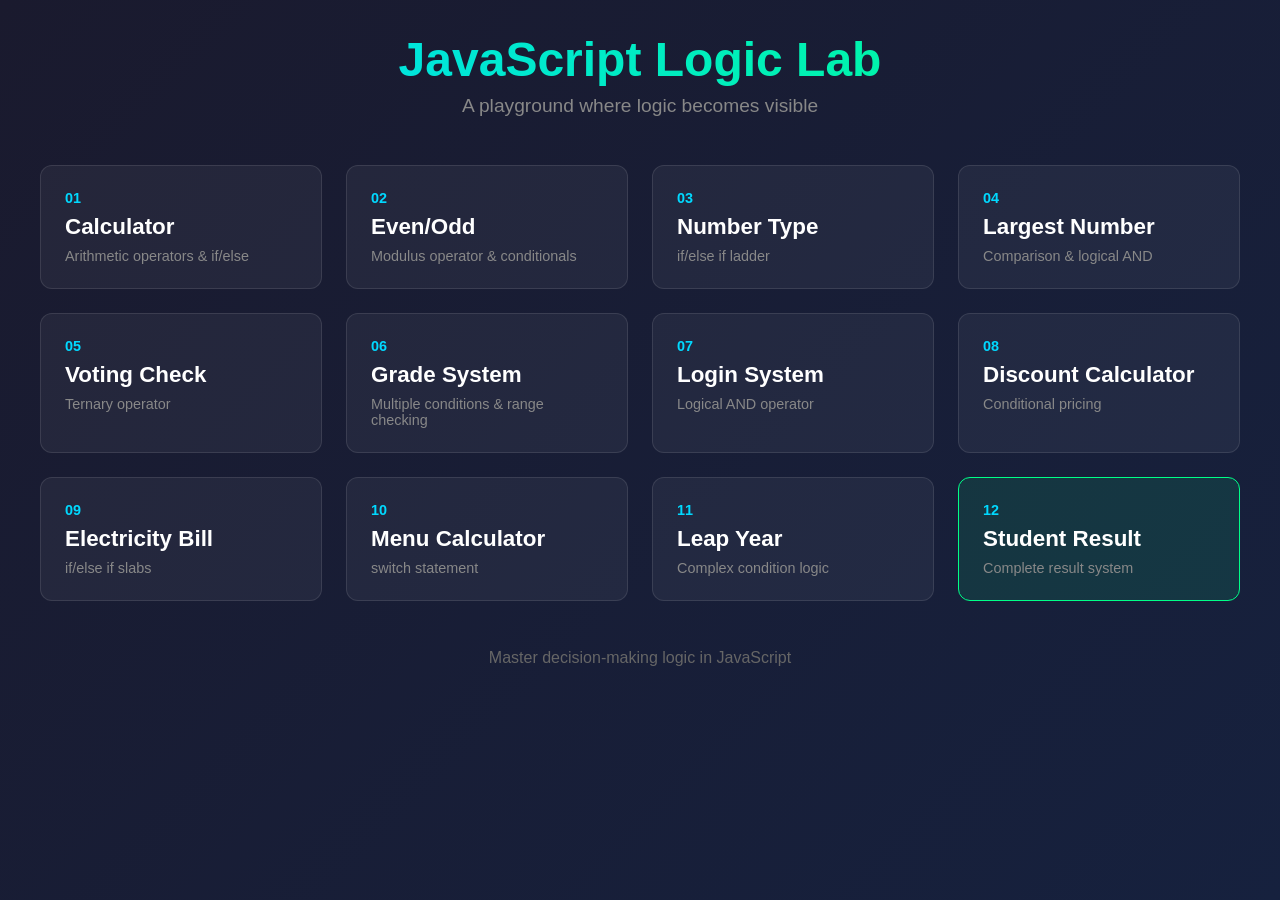
<file: index.html>
<!DOCTYPE html>
<html lang="en">
<head>
    <meta charset="UTF-8">
    <meta name="viewport" content="width=device-width, initial-scale=1.0">
    <title>JS Operators & Conditions Lab</title>
    <link rel="stylesheet" href="style.css">
</head>
<body>
    <div class="container">
        <header>
            <h1>JavaScript Logic Lab</h1>
            <p class="subtitle">A playground where logic becomes visible</p>
        </header>

        <div class="projects-grid">
            <a href="projects/01-calculator/index.html" class="project-card">
                <span class="number">01</span>
                <h3>Calculator</h3>
                <p>Arithmetic operators & if/else</p>
            </a>
            <a href="projects/02-even-odd/index.html" class="project-card">
                <span class="number">02</span>
                <h3>Even/Odd</h3>
                <p>Modulus operator & conditionals</p>
            </a>
            <a href="projects/03-number-type/index.html" class="project-card">
                <span class="number">03</span>
                <h3>Number Type</h3>
                <p>if/else if ladder</p>
            </a>
            <a href="projects/04-largest-number/index.html" class="project-card">
                <span class="number">04</span>
                <h3>Largest Number</h3>
                <p>Comparison & logical AND</p>
            </a>
            <a href="projects/05-voting-check/index.html" class="project-card">
                <span class="number">05</span>
                <h3>Voting Check</h3>
                <p>Ternary operator</p>
            </a>
            <a href="projects/06-grade-system/index.html" class="project-card">
                <span class="number">06</span>
                <h3>Grade System</h3>
                <p>Multiple conditions & range checking</p>
            </a>
            <a href="projects/07-login-system/index.html" class="project-card">
                <span class="number">07</span>
                <h3>Login System</h3>
                <p>Logical AND operator</p>
            </a>
            <a href="projects/08-discount/index.html" class="project-card">
                <span class="number">08</span>
                <h3>Discount Calculator</h3>
                <p>Conditional pricing</p>
            </a>
            <a href="projects/09-electricity-bill/index.html" class="project-card">
                <span class="number">09</span>
                <h3>Electricity Bill</h3>
                <p>if/else if slabs</p>
            </a>
            <a href="projects/10-menu-calculator/index.html" class="project-card">
                <span class="number">10</span>
                <h3>Menu Calculator</h3>
                <p>switch statement</p>
            </a>
            <a href="projects/11-leap-year/index.html" class="project-card">
                <span class="number">11</span>
                <h3>Leap Year</h3>
                <p>Complex condition logic</p>
            </a>
            <a href="projects/12-student-result/index.html" class="project-card featured">
                <span class="number">12</span>
                <h3>Student Result</h3>
                <p>Complete result system</p>
            </a>
        </div>

        <footer>
            <p>Master decision-making logic in JavaScript</p>
        </footer>
    </div>
</body>
</html>
</file>
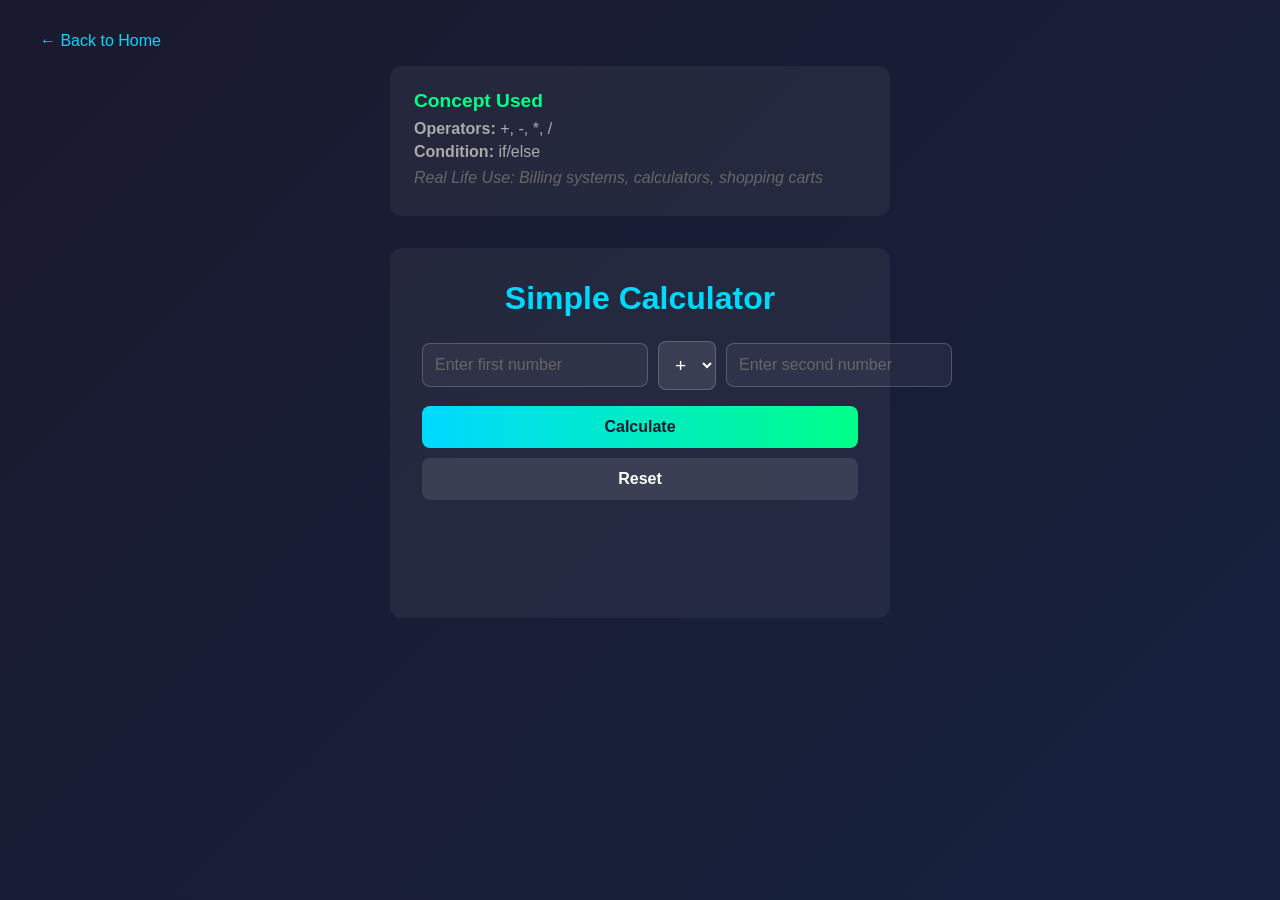
<file: projects/01-calculator/index.html>
<!DOCTYPE html>
<html lang="en">
<head>
    <meta charset="UTF-8">
    <meta name="viewport" content="width=device-width, initial-scale=1.0">
    <title>Simple Calculator</title>
    <link rel="stylesheet" href="../../style.css">
    <link rel="stylesheet" href="style.css">
</head>
<body>
    <div class="container">
        <a href="../../index.html" class="back-link">&larr; Back to Home</a>
        
        <div class="concept-box">
            <h2>Concept Used</h2>
            <p><strong>Operators:</strong> +, -, *, /</p>
            <p><strong>Condition:</strong> if/else</p>
            <p class="real-use">Real Life Use: Billing systems, calculators, shopping carts</p>
        </div>

        <div class="project-box">
            <h1>Simple Calculator</h1>
            
            <div class="input-group">
                <input type="number" id="num1" placeholder="Enter first number">
                <select id="operator">
                    <option value="+">+</option>
                    <option value="-">-</option>
                    <option value="*">×</option>
                    <option value="/">÷</option>
                </select>
                <input type="number" id="num2" placeholder="Enter second number">
            </div>

            <button onclick="calculate()">Calculate</button>
            <button class="reset" onclick="resetCalculator()">Reset</button>

            <div class="output" id="output"></div>
        </div>
    </div>
    <script src="script.js"></script>
</body>
</html>
</file>
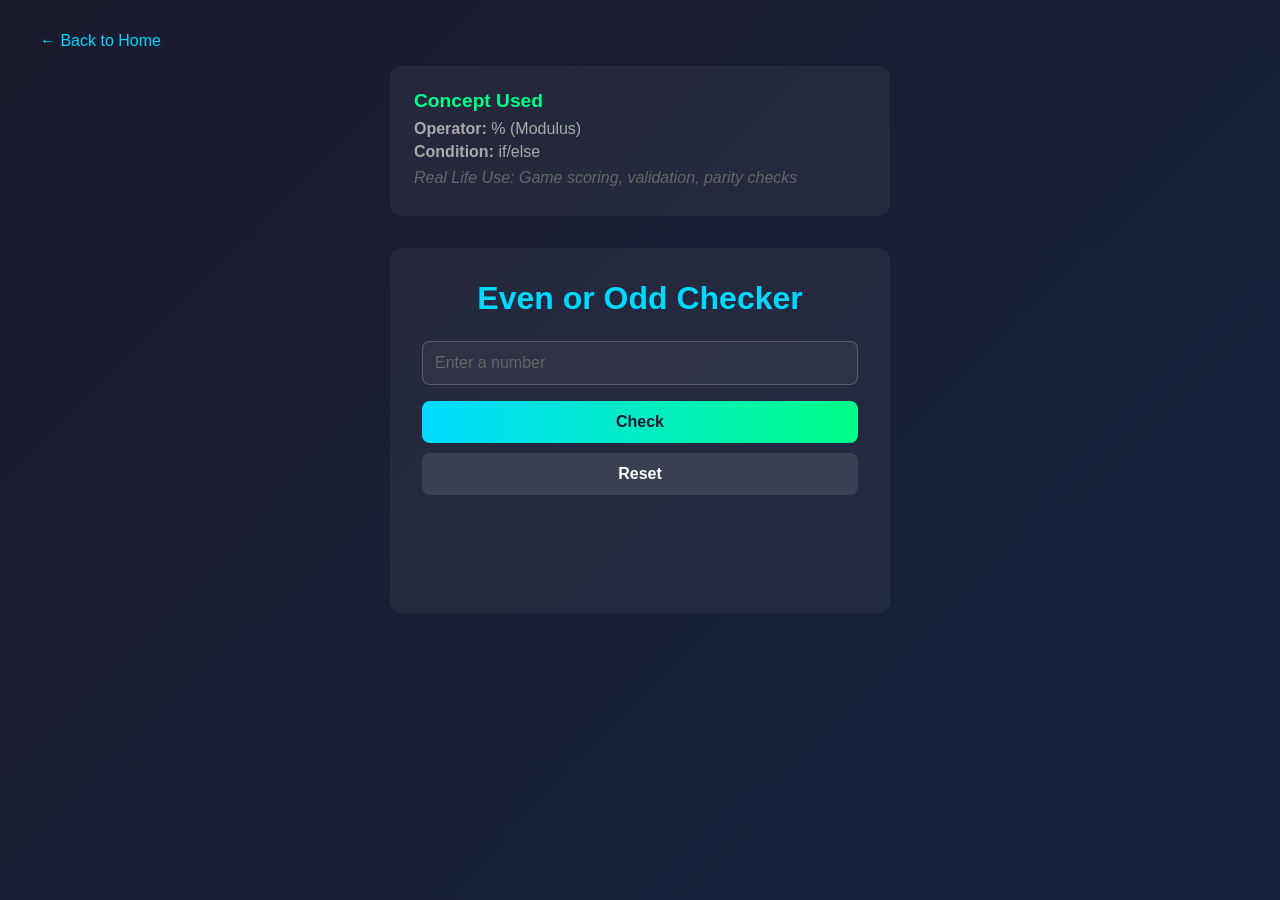
<file: projects/02-even-odd/index.html>
<!DOCTYPE html>
<html lang="en">
<head>
    <meta charset="UTF-8">
    <meta name="viewport" content="width=device-width, initial-scale=1.0">
    <title>Even or Odd</title>
    <link rel="stylesheet" href="../../style.css">
    <link rel="stylesheet" href="style.css">
</head>
<body>
    <div class="container">
        <a href="../../index.html" class="back-link">&larr; Back to Home</a>
        
        <div class="concept-box">
            <h2>Concept Used</h2>
            <p><strong>Operator:</strong> % (Modulus)</p>
            <p><strong>Condition:</strong> if/else</p>
            <p class="real-use">Real Life Use: Game scoring, validation, parity checks</p>
        </div>

        <div class="project-box">
            <h1>Even or Odd Checker</h1>
            
            <div class="input-group">
                <input type="number" id="number" placeholder="Enter a number">
            </div>

            <button onclick="checkEvenOdd()">Check</button>
            <button class="reset" onclick="resetChecker()">Reset</button>

            <div class="output" id="output"></div>
        </div>
    </div>
    <script src="script.js"></script>
</body>
</html>
</file>
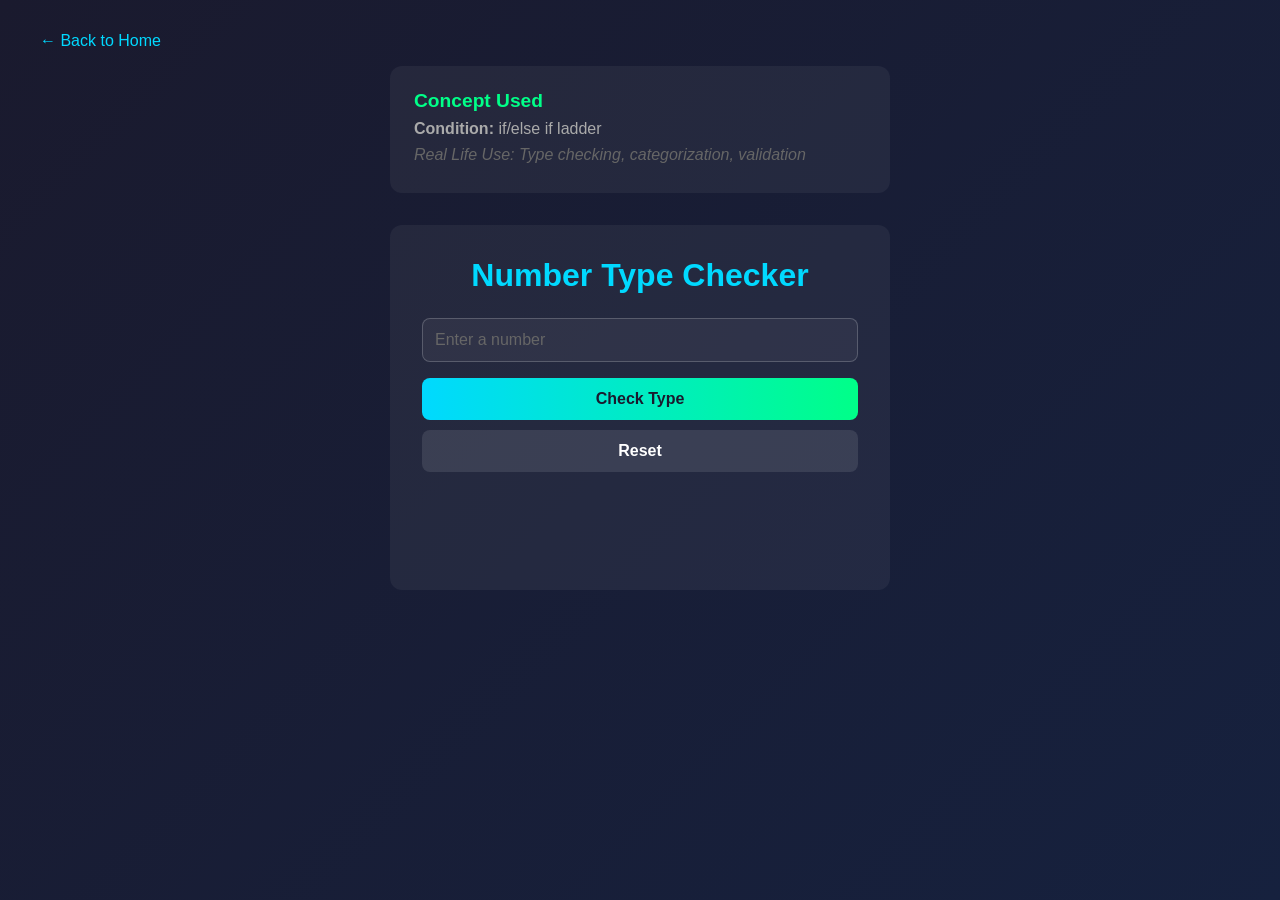
<file: projects/03-number-type/index.html>
<!DOCTYPE html>
<html lang="en">
<head>
    <meta charset="UTF-8">
    <meta name="viewport" content="width=device-width, initial-scale=1.0">
    <title>Number Type</title>
    <link rel="stylesheet" href="../../style.css">
    <link rel="stylesheet" href="style.css">
</head>
<body>
    <div class="container">
        <a href="../../index.html" class="back-link">&larr; Back to Home</a>
        
        <div class="concept-box">
            <h2>Concept Used</h2>
            <p><strong>Condition:</strong> if/else if ladder</p>
            <p class="real-use">Real Life Use: Type checking, categorization, validation</p>
        </div>

        <div class="project-box">
            <h1>Number Type Checker</h1>
            
            <div class="input-group">
                <input type="number" id="number" placeholder="Enter a number">
            </div>

            <button onclick="checkNumberType()">Check Type</button>
            <button class="reset" onclick="resetChecker()">Reset</button>

            <div class="output" id="output"></div>
        </div>
    </div>
    <script src="script.js"></script>
</body>
</html>
</file>
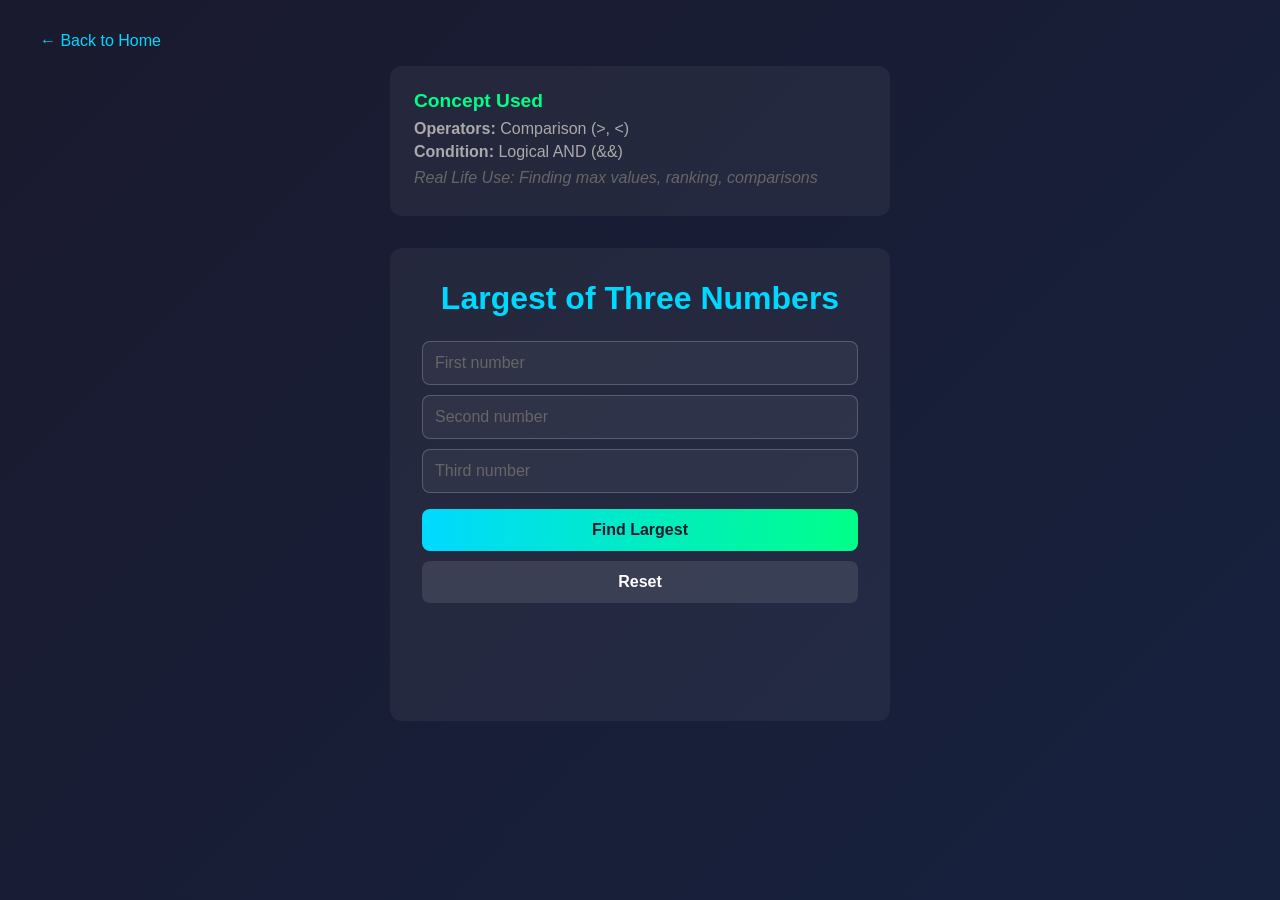
<file: projects/04-largest-number/index.html>
<!DOCTYPE html>
<html lang="en">
<head>
    <meta charset="UTF-8">
    <meta name="viewport" content="width=device-width, initial-scale=1.0">
    <title>Largest Number</title>
    <link rel="stylesheet" href="../../style.css">
    <link rel="stylesheet" href="style.css">
</head>
<body>
    <div class="container">
        <a href="../../index.html" class="back-link">&larr; Back to Home</a>
        
        <div class="concept-box">
            <h2>Concept Used</h2>
            <p><strong>Operators:</strong> Comparison (>, <)</p>
            <p><strong>Condition:</strong> Logical AND (&&)</p>
            <p class="real-use">Real Life Use: Finding max values, ranking, comparisons</p>
        </div>

        <div class="project-box">
            <h1>Largest of Three Numbers</h1>
            
            <div class="input-group">
                <input type="number" id="num1" placeholder="First number">
                <input type="number" id="num2" placeholder="Second number">
                <input type="number" id="num3" placeholder="Third number">
            </div>

            <button onclick="findLargest()">Find Largest</button>
            <button class="reset" onclick="resetChecker()">Reset</button>

            <div class="output" id="output"></div>
        </div>
    </div>
    <script src="script.js"></script>
</body>
</html>
</file>
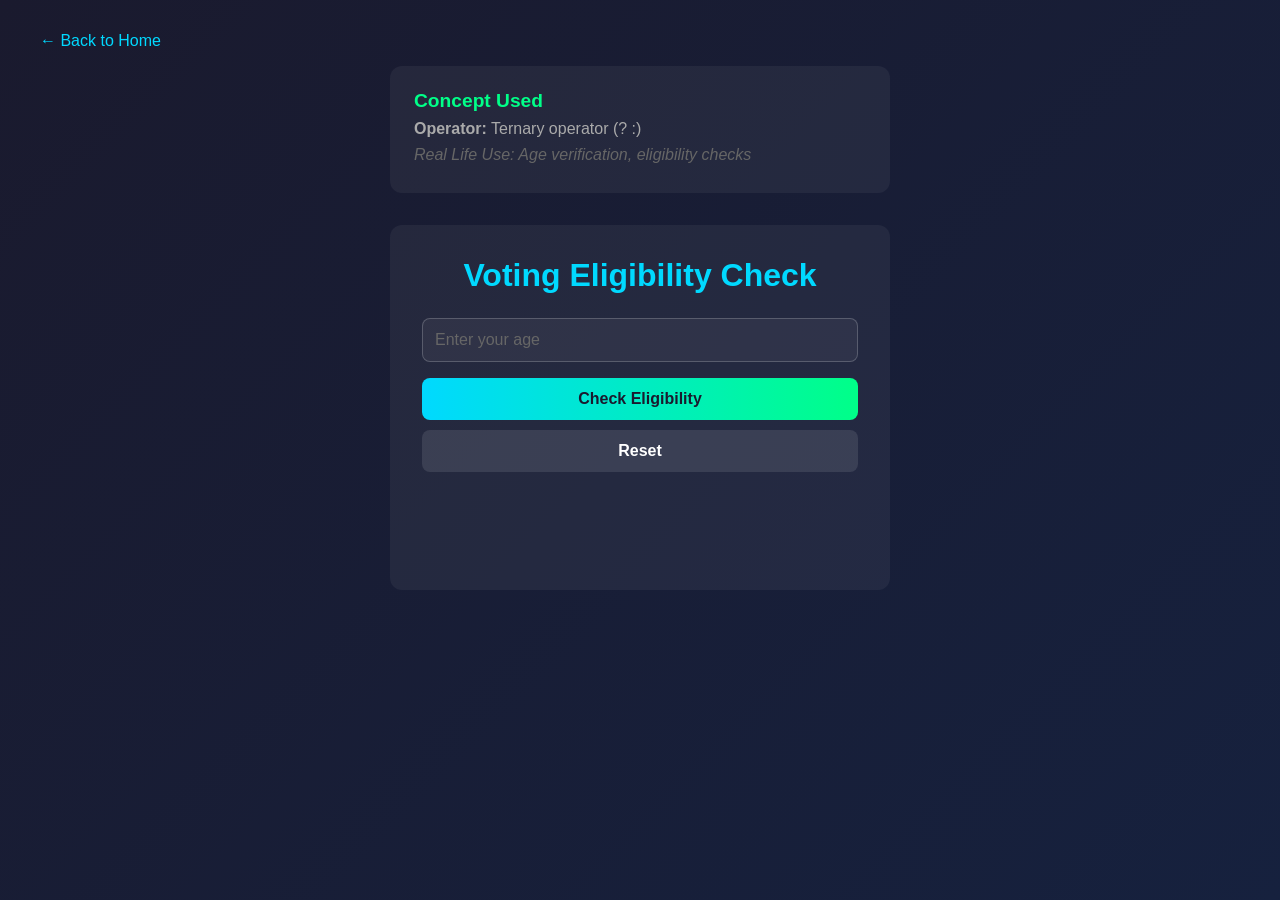
<file: projects/05-voting-check/index.html>
<!DOCTYPE html>
<html lang="en">
<head>
    <meta charset="UTF-8">
    <meta name="viewport" content="width=device-width, initial-scale=1.0">
    <title>Voting Check</title>
    <link rel="stylesheet" href="../../style.css">
    <link rel="stylesheet" href="style.css">
</head>
<body>
    <div class="container">
        <a href="../../index.html" class="back-link">&larr; Back to Home</a>
        
        <div class="concept-box">
            <h2>Concept Used</h2>
            <p><strong>Operator:</strong> Ternary operator (? :)</p>
            <p class="real-use">Real Life Use: Age verification, eligibility checks</p>
        </div>

        <div class="project-box">
            <h1>Voting Eligibility Check</h1>
            
            <div class="input-group">
                <input type="number" id="age" placeholder="Enter your age">
            </div>

            <button onclick="checkVoting()">Check Eligibility</button>
            <button class="reset" onclick="resetChecker()">Reset</button>

            <div class="output" id="output"></div>
        </div>
    </div>
    <script src="script.js"></script>
</body>
</html>
</file>
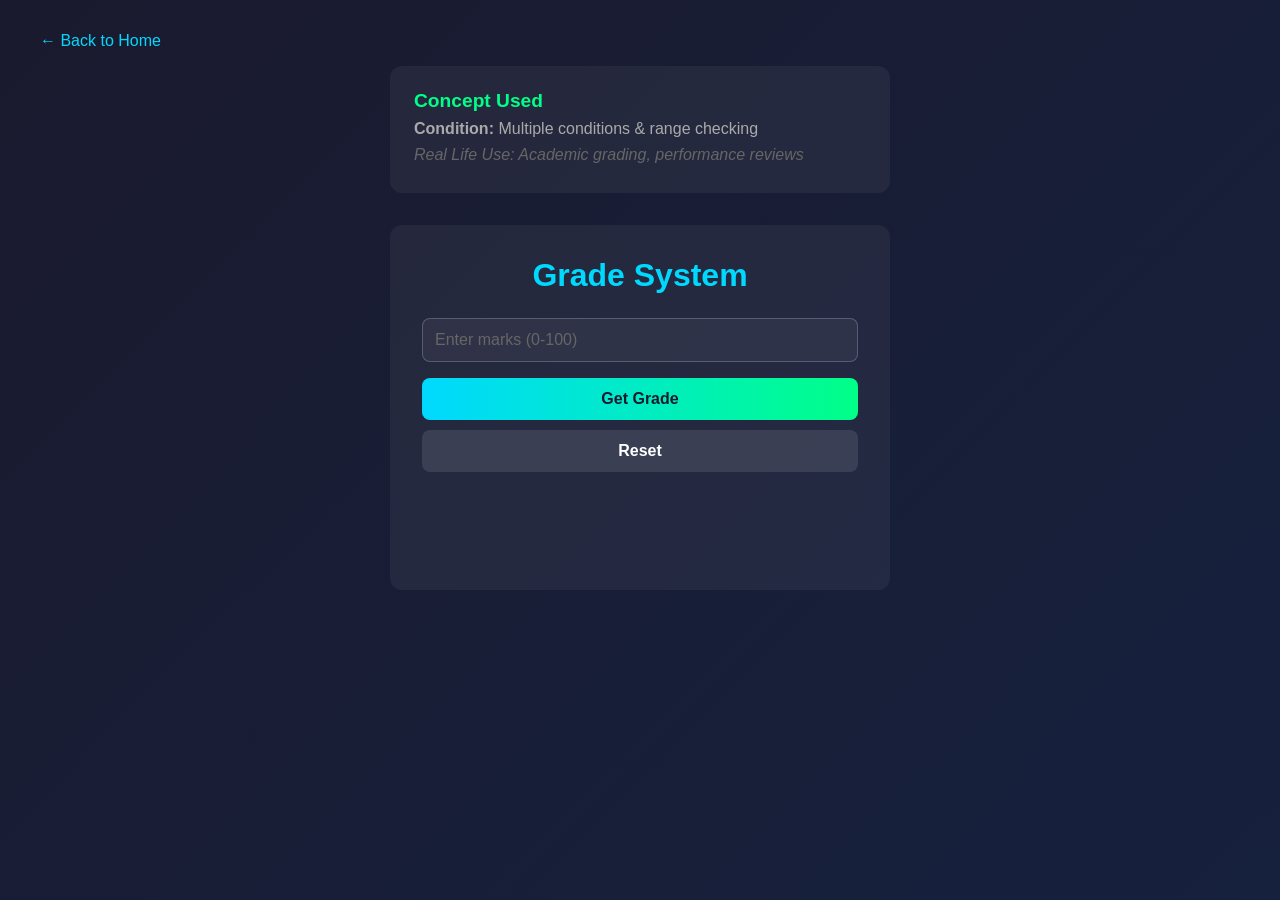
<file: projects/06-grade-system/index.html>
<!DOCTYPE html>
<html lang="en">
<head>
    <meta charset="UTF-8">
    <meta name="viewport" content="width=device-width, initial-scale=1.0">
    <title>Grade System</title>
    <link rel="stylesheet" href="../../style.css">
    <link rel="stylesheet" href="style.css">
</head>
<body>
    <div class="container">
        <a href="../../index.html" class="back-link">&larr; Back to Home</a>
        
        <div class="concept-box">
            <h2>Concept Used</h2>
            <p><strong>Condition:</strong> Multiple conditions & range checking</p>
            <p class="real-use">Real Life Use: Academic grading, performance reviews</p>
        </div>

        <div class="project-box">
            <h1>Grade System</h1>
            
            <div class="input-group">
                <input type="number" id="marks" placeholder="Enter marks (0-100)">
            </div>

            <button onclick="checkGrade()">Get Grade</button>
            <button class="reset" onclick="resetChecker()">Reset</button>

            <div class="output" id="output"></div>
        </div>
    </div>
    <script src="script.js"></script>
</body>
</html>
</file>
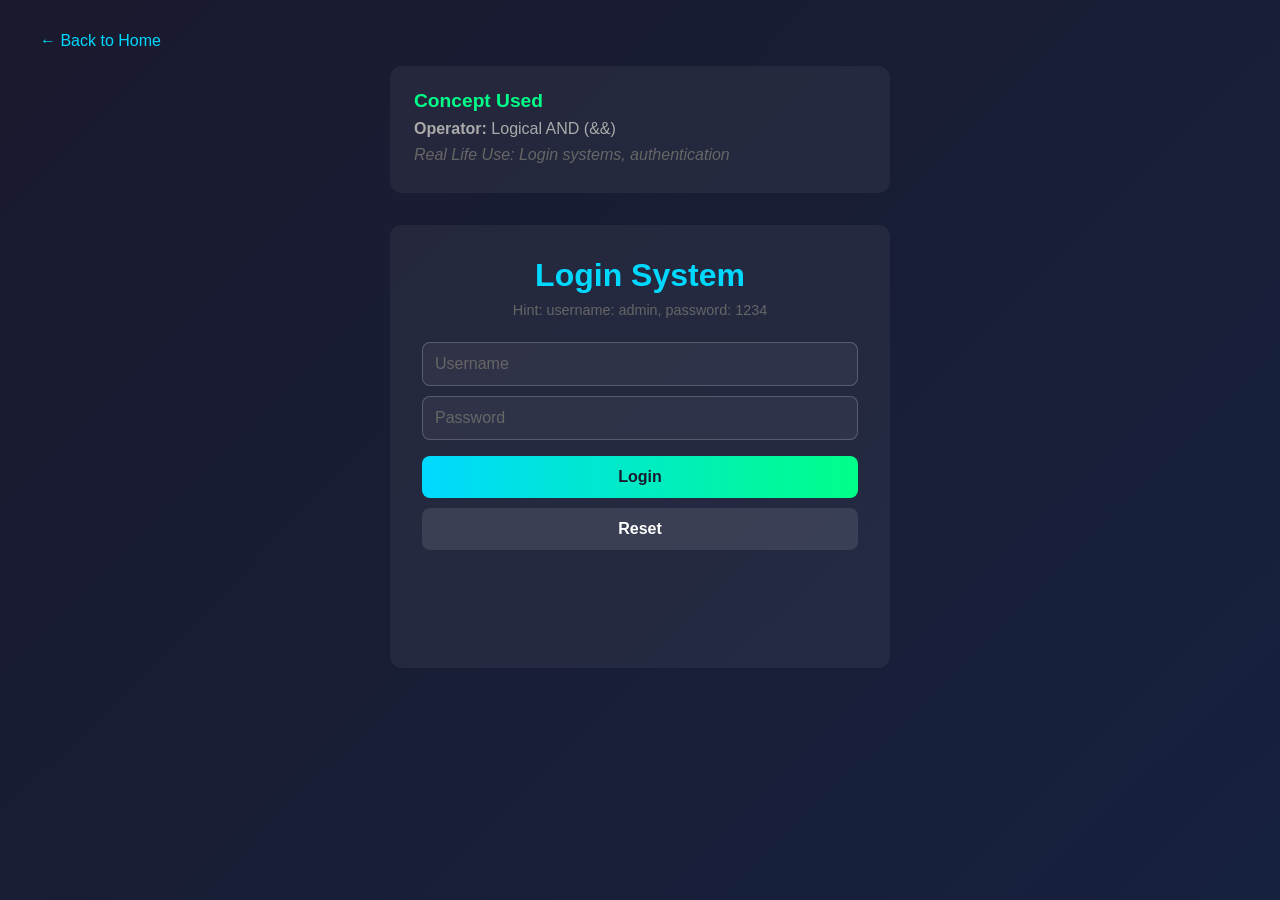
<file: projects/07-login-system/index.html>
<!DOCTYPE html>
<html lang="en">
<head>
    <meta charset="UTF-8">
    <meta name="viewport" content="width=device-width, initial-scale=1.0">
    <title>Login System</title>
    <link rel="stylesheet" href="../../style.css">
    <link rel="stylesheet" href="style.css">
</head>
<body>
    <div class="container">
        <a href="../../index.html" class="back-link">&larr; Back to Home</a>
        
        <div class="concept-box">
            <h2>Concept Used</h2>
            <p><strong>Operator:</strong> Logical AND (&&)</p>
            <p class="real-use">Real Life Use: Login systems, authentication</p>
        </div>

        <div class="project-box">
            <h1>Login System</h1>
            <p class="hint">Hint: username: admin, password: 1234</p>
            
            <div class="input-group">
                <input type="text" id="username" placeholder="Username">
                <input type="password" id="password" placeholder="Password">
            </div>

            <button onclick="checkLogin()">Login</button>
            <button class="reset" onclick="resetChecker()">Reset</button>

            <div class="output" id="output"></div>
        </div>
    </div>
    <script src="script.js"></script>
</body>
</html>
</file>
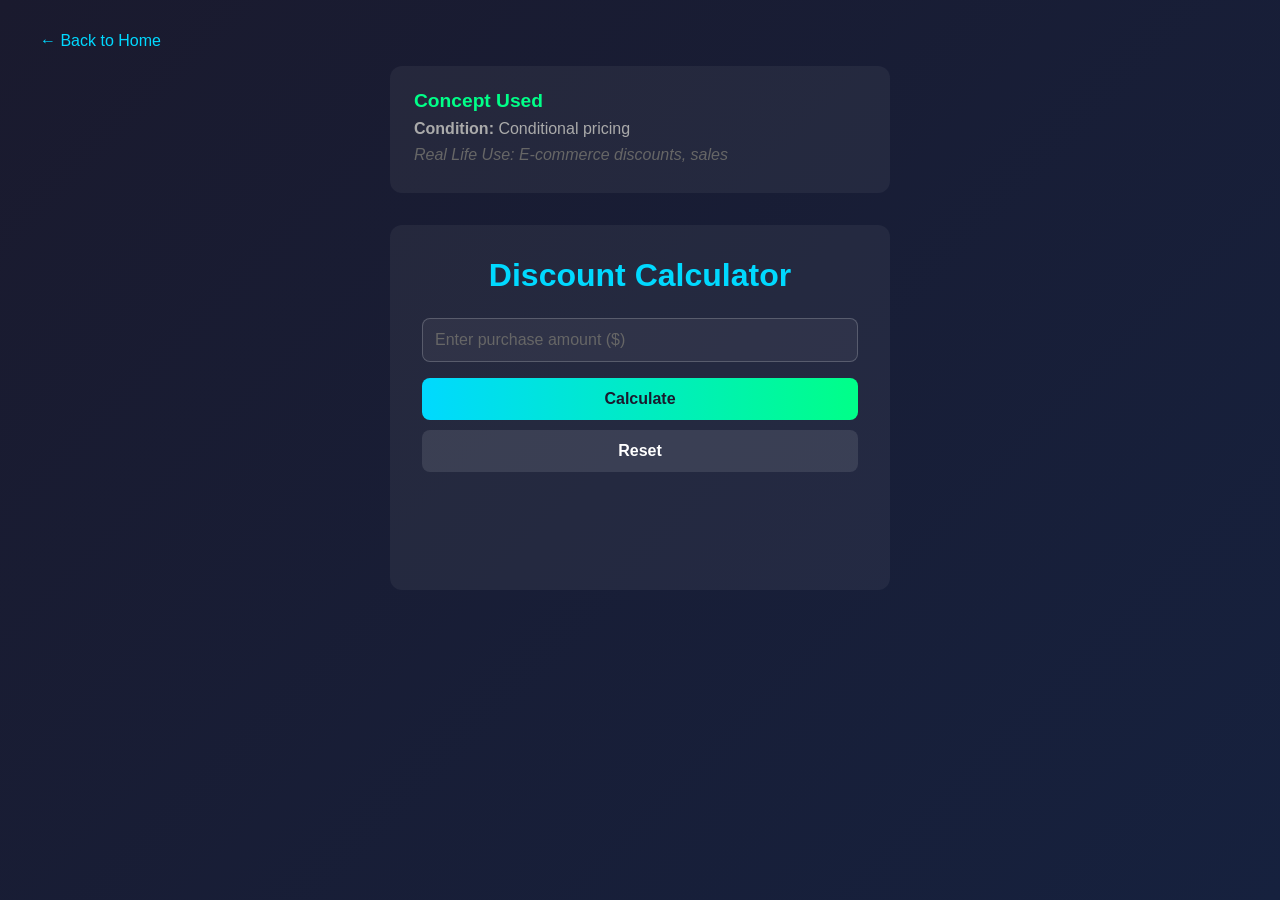
<file: projects/08-discount/index.html>
<!DOCTYPE html>
<html lang="en">
<head>
    <meta charset="UTF-8">
    <meta name="viewport" content="width=device-width, initial-scale=1.0">
    <title>Discount Calculator</title>
    <link rel="stylesheet" href="../../style.css">
    <link rel="stylesheet" href="style.css">
</head>
<body>
    <div class="container">
        <a href="../../index.html" class="back-link">&larr; Back to Home</a>
        
        <div class="concept-box">
            <h2>Concept Used</h2>
            <p><strong>Condition:</strong> Conditional pricing</p>
            <p class="real-use">Real Life Use: E-commerce discounts, sales</p>
        </div>

        <div class="project-box">
            <h1>Discount Calculator</h1>
            
            <div class="input-group">
                <input type="number" id="amount" placeholder="Enter purchase amount ($)">
            </div>

            <button onclick="calculateDiscount()">Calculate</button>
            <button class="reset" onclick="resetChecker()">Reset</button>

            <div class="output" id="output"></div>
        </div>
    </div>
    <script src="script.js"></script>
</body>
</html>
</file>
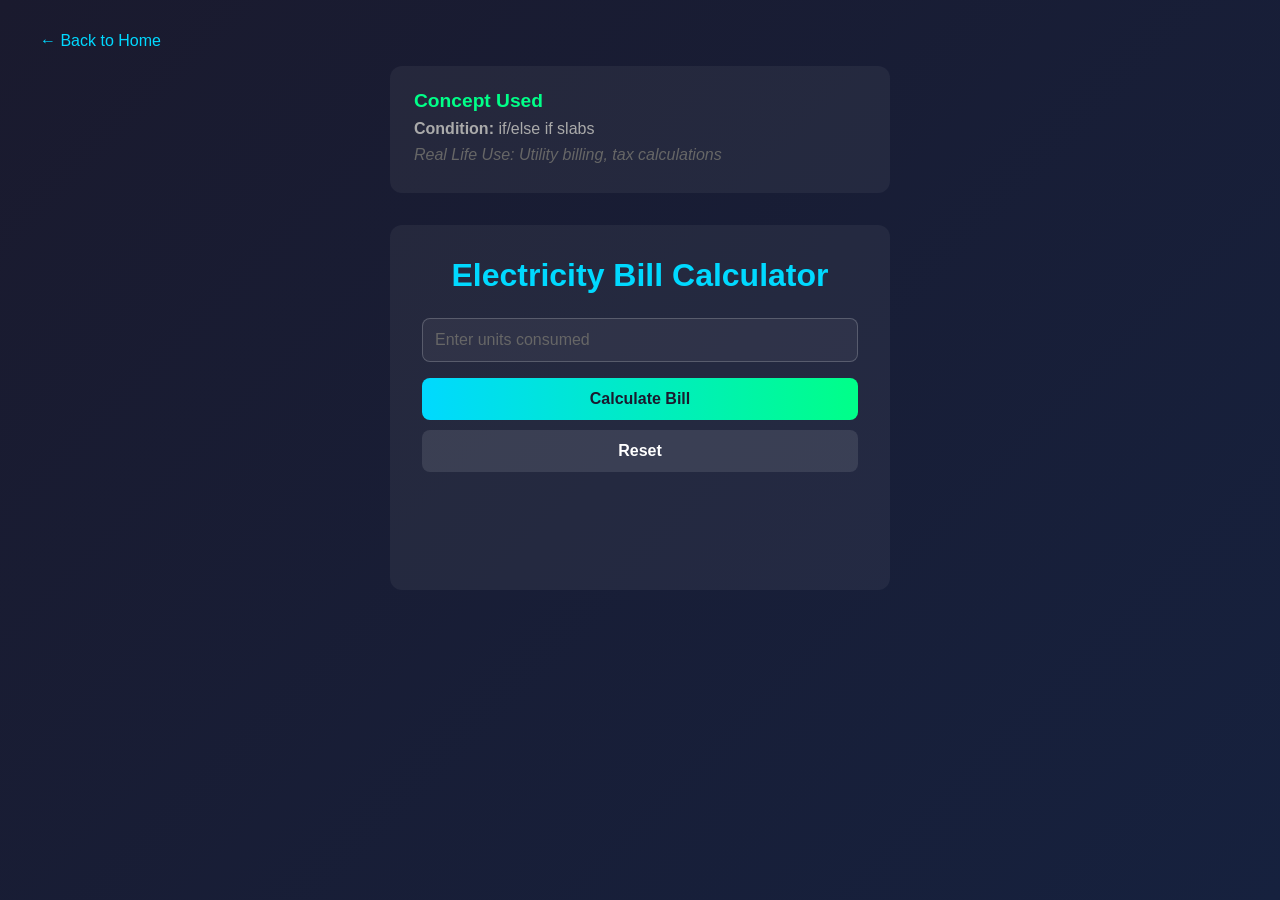
<file: projects/09-electricity-bill/index.html>
<!DOCTYPE html>
<html lang="en">
<head>
    <meta charset="UTF-8">
    <meta name="viewport" content="width=device-width, initial-scale=1.0">
    <title>Electricity Bill</title>
    <link rel="stylesheet" href="../../style.css">
    <link rel="stylesheet" href="style.css">
</head>
<body>
    <div class="container">
        <a href="../../index.html" class="back-link">&larr; Back to Home</a>
        
        <div class="concept-box">
            <h2>Concept Used</h2>
            <p><strong>Condition:</strong> if/else if slabs</p>
            <p class="real-use">Real Life Use: Utility billing, tax calculations</p>
        </div>

        <div class="project-box">
            <h1>Electricity Bill Calculator</h1>
            
            <div class="input-group">
                <input type="number" id="units" placeholder="Enter units consumed">
            </div>

            <button onclick="calculateBill()">Calculate Bill</button>
            <button class="reset" onclick="resetChecker()">Reset</button>

            <div class="output" id="output"></div>
        </div>
    </div>
    <script src="script.js"></script>
</body>
</html>
</file>
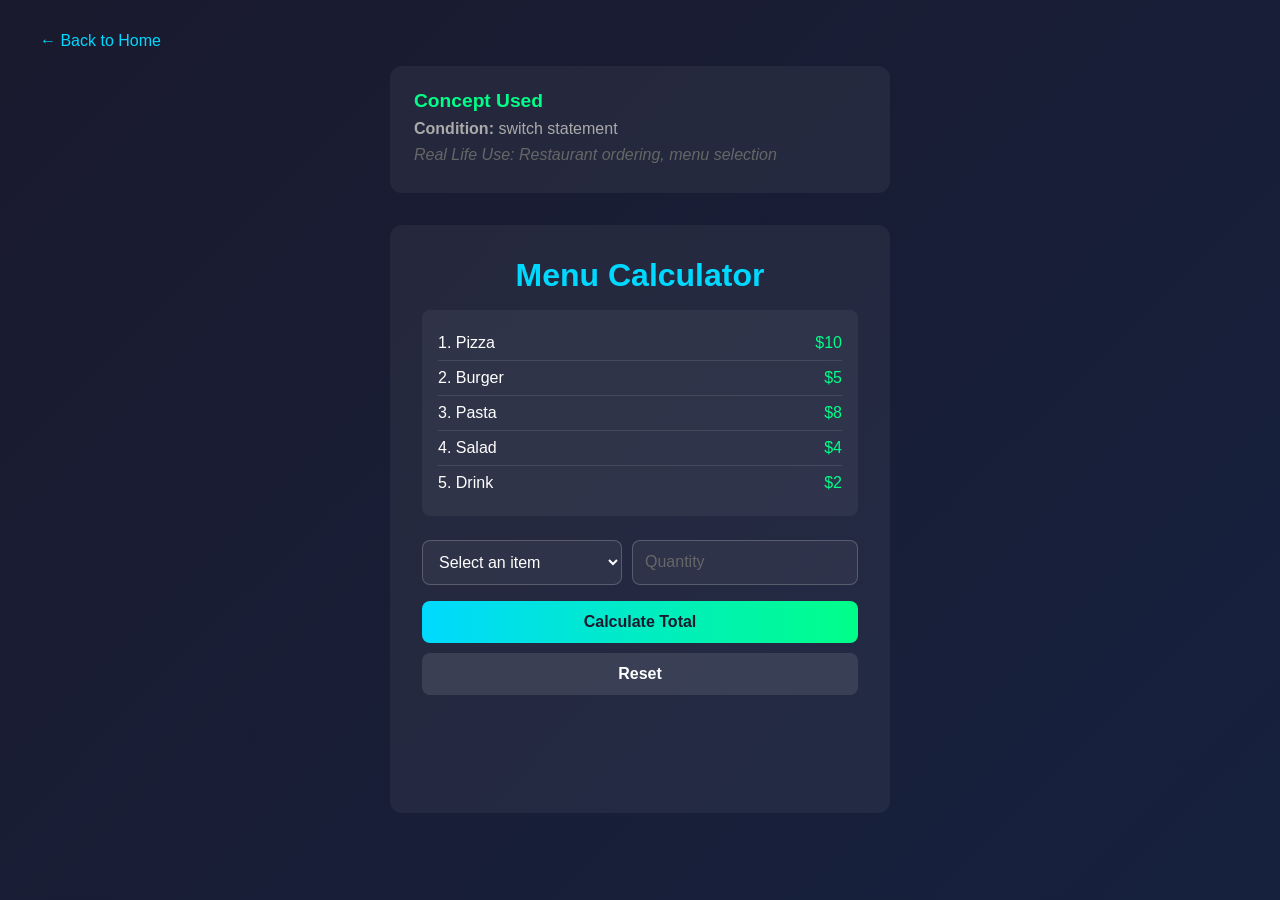
<file: projects/10-menu-calculator/index.html>
<!DOCTYPE html>
<html lang="en">
<head>
    <meta charset="UTF-8">
    <meta name="viewport" content="width=device-width, initial-scale=1.0">
    <title>Menu Calculator</title>
    <link rel="stylesheet" href="../../style.css">
    <link rel="stylesheet" href="style.css">
</head>
<body>
    <div class="container">
        <a href="../../index.html" class="back-link">&larr; Back to Home</a>
        
        <div class="concept-box">
            <h2>Concept Used</h2>
            <p><strong>Condition:</strong> switch statement</p>
            <p class="real-use">Real Life Use: Restaurant ordering, menu selection</p>
        </div>

        <div class="project-box">
            <h1>Menu Calculator</h1>
            <div class="menu">
                <div class="menu-item"><span>1. Pizza</span><span>$10</span></div>
                <div class="menu-item"><span>2. Burger</span><span>$5</span></div>
                <div class="menu-item"><span>3. Pasta</span><span>$8</span></div>
                <div class="menu-item"><span>4. Salad</span><span>$4</span></div>
                <div class="menu-item"><span>5. Drink</span><span>$2</span></div>
            </div>
            
            <div class="input-group">
                <select id="item">
                    <option value="">Select an item</option>
                    <option value="1">Pizza</option>
                    <option value="2">Burger</option>
                    <option value="3">Pasta</option>
                    <option value="4">Salad</option>
                    <option value="5">Drink</option>
                </select>
                <input type="number" id="quantity" placeholder="Quantity" min="1">
            </div>

            <button onclick="calculateTotal()">Calculate Total</button>
            <button class="reset" onclick="resetChecker()">Reset</button>

            <div class="output" id="output"></div>
        </div>
    </div>
    <script src="script.js"></script>
</body>
</html>
</file>
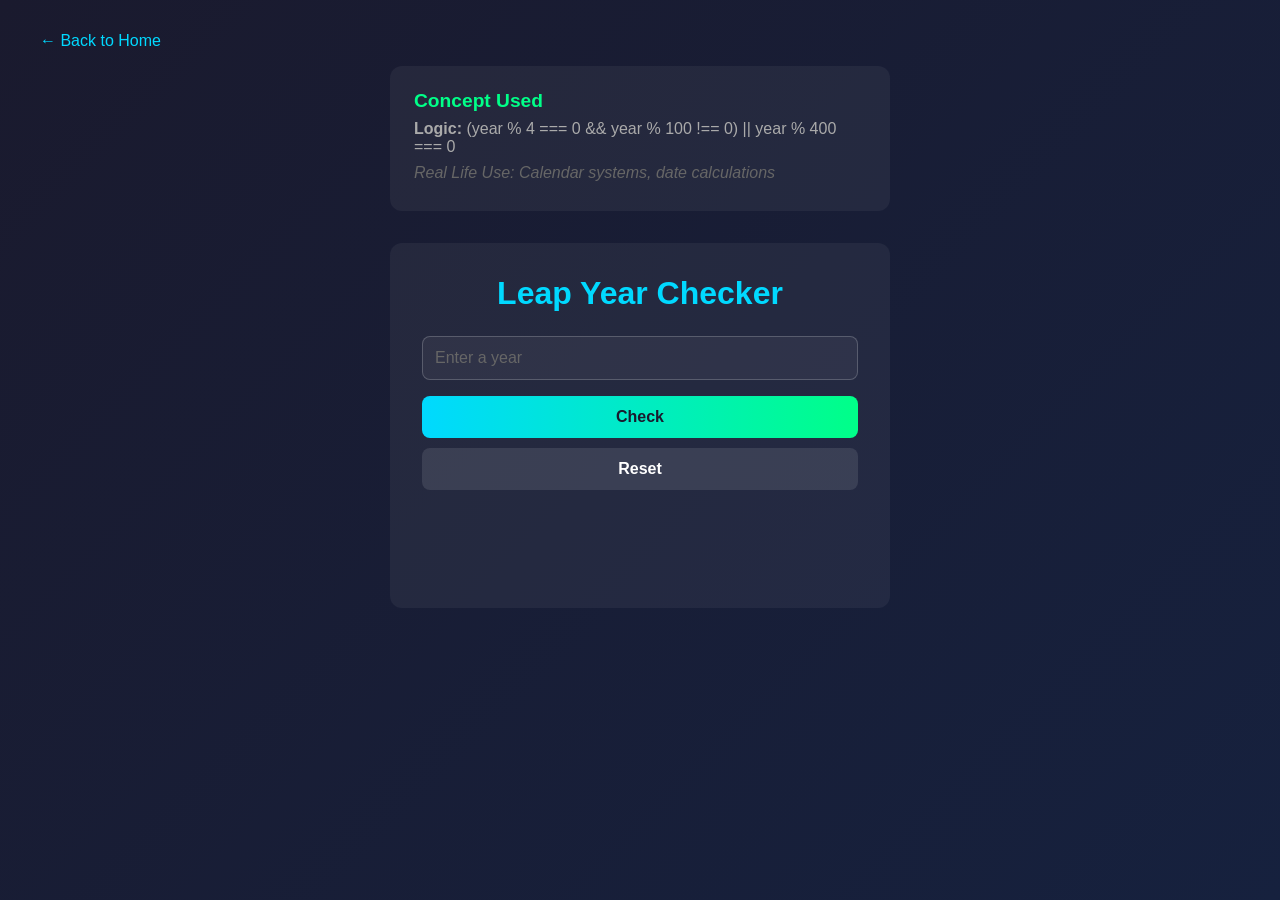
<file: projects/11-leap-year/index.html>
<!DOCTYPE html>
<html lang="en">
<head>
    <meta charset="UTF-8">
    <meta name="viewport" content="width=device-width, initial-scale=1.0">
    <title>Leap Year</title>
    <link rel="stylesheet" href="../../style.css">
    <link rel="stylesheet" href="style.css">
</head>
<body>
    <div class="container">
        <a href="../../index.html" class="back-link">&larr; Back to Home</a>
        
        <div class="concept-box">
            <h2>Concept Used</h2>
            <p><strong>Logic:</strong> (year % 4 === 0 && year % 100 !== 0) || year % 400 === 0</p>
            <p class="real-use">Real Life Use: Calendar systems, date calculations</p>
        </div>

        <div class="project-box">
            <h1>Leap Year Checker</h1>
            
            <div class="input-group">
                <input type="number" id="year" placeholder="Enter a year">
            </div>

            <button onclick="checkLeapYear()">Check</button>
            <button class="reset" onclick="resetChecker()">Reset</button>

            <div class="output" id="output"></div>
        </div>
    </div>
    <script src="script.js"></script>
</body>
</html>
</file>
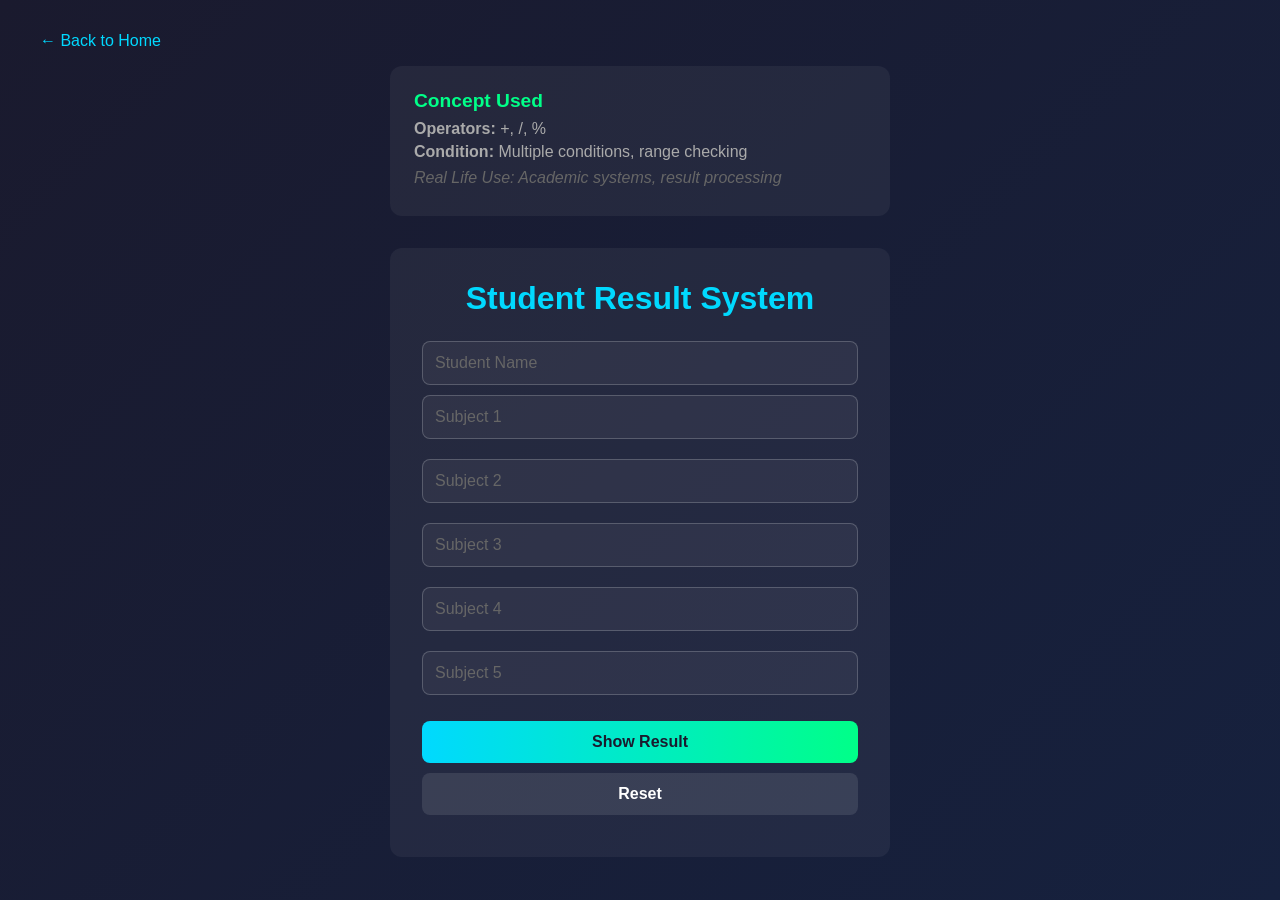
<file: projects/12-student-result/index.html>
<!DOCTYPE html>
<html lang="en">
<head>
    <meta charset="UTF-8">
    <meta name="viewport" content="width=device-width, initial-scale=1.0">
    <title>Student Result</title>
    <link rel="stylesheet" href="../../style.css">
    <link rel="stylesheet" href="style.css">
</head>
<body>
    <div class="container">
        <a href="../../index.html" class="back-link">&larr; Back to Home</a>
        
        <div class="concept-box">
            <h2>Concept Used</h2>
            <p><strong>Operators:</strong> +, /, %</p>
            <p><strong>Condition:</strong> Multiple conditions, range checking</p>
            <p class="real-use">Real Life Use: Academic systems, result processing</p>
        </div>

        <div class="project-box">
            <h1>Student Result System</h1>
            
            <div class="input-group">
                <input type="text" id="name" placeholder="Student Name">
                <div class="subjects">
                    <input type="number" id="sub1" placeholder="Subject 1">
                    <input type="number" id="sub2" placeholder="Subject 2">
                    <input type="number" id="sub3" placeholder="Subject 3">
                    <input type="number" id="sub4" placeholder="Subject 4">
                    <input type="number" id="sub5" placeholder="Subject 5">
                </div>
            </div>

            <button onclick="calculateResult()">Show Result</button>
            <button class="reset" onclick="resetChecker()">Reset</button>

            <div class="result-card" id="resultCard">
                <div class="result-header">
                    <h2>Result Card</h2>
                    <p id="studentName"></p>
                </div>
                <div class="marks-table">
                    <div class="mark-row"><span>Subject 1</span><span id="mark1">-</span></div>
                    <div class="mark-row"><span>Subject 2</span><span id="mark2">-</span></div>
                    <div class="mark-row"><span>Subject 3</span><span id="mark3">-</span></div>
                    <div class="mark-row"><span>Subject 4</span><span id="mark4">-</span></div>
                    <div class="mark-row"><span>Subject 5</span><span id="mark5">-</span></div>
                </div>
                <div class="result-footer">
                    <div class="total"><span>Total</span><span id="total">-</span></div>
                    <div class="percentage"><span>Percentage</span><span id="percentage">-</span></div>
                    <div class="grade" id="grade">-</div>
                    <div class="status" id="status">-</div>
                </div>
            </div>
        </div>
    </div>
    <script src="script.js"></script>
</body>
</html>
</file>
<file: style.css>
* {
    margin: 0;
    padding: 0;
    box-sizing: border-box;
    font-family: 'Segoe UI', Tahoma, Geneva, Verdana, sans-serif;
}

body {
    background: linear-gradient(135deg, #1a1a2e 0%, #16213e 100%);
    min-height: 100vh;
    color: #fff;
    padding: 2rem;
}

.container {
    max-width: 1200px;
    margin: 0 auto;
}

header {
    text-align: center;
    margin-bottom: 3rem;
}

header h1 {
    font-size: 3rem;
    margin-bottom: 0.5rem;
    background: linear-gradient(90deg, #00d9ff, #00ff88);
    -webkit-background-clip: text;
    -webkit-text-fill-color: transparent;
    background-clip: text;
}

.subtitle {
    color: #888;
    font-size: 1.2rem;
}

.projects-grid {
    display: grid;
    grid-template-columns: repeat(auto-fit, minmax(280px, 1fr));
    gap: 1.5rem;
    margin-bottom: 3rem;
}

.project-card {
    background: rgba(255, 255, 255, 0.05);
    border: 1px solid rgba(255, 255, 255, 0.1);
    border-radius: 12px;
    padding: 1.5rem;
    text-decoration: none;
    color: #fff;
    transition: all 0.3s ease;
    display: flex;
    flex-direction: column;
    gap: 0.5rem;
}

.project-card:hover {
    background: rgba(255, 255, 255, 0.1);
    transform: translateY(-5px);
    border-color: #00d9ff;
}

.project-card .number {
    font-size: 0.9rem;
    color: #00d9ff;
    font-weight: bold;
}

.project-card h3 {
    font-size: 1.4rem;
}

.project-card p {
    color: #888;
    font-size: 0.9rem;
}

.project-card.featured {
    border-color: #00ff88;
    background: rgba(0, 255, 136, 0.1);
}

.project-card.featured:hover {
    border-color: #00ff88;
    box-shadow: 0 0 20px rgba(0, 255, 136, 0.3);
}

footer {
    text-align: center;
    color: #666;
}

@media (max-width: 768px) {
    body {
        padding: 1rem;
    }
    
    header h1 {
        font-size: 2rem;
    }
}
</file>
<file: projects/01-calculator/style.css>
.project-box {
    background: rgba(255, 255, 255, 0.05);
    border-radius: 12px;
    padding: 2rem;
    max-width: 500px;
    margin: 0 auto;
}

.project-box h1 {
    text-align: center;
    margin-bottom: 1.5rem;
    color: #00d9ff;
}

.input-group {
    display: flex;
    gap: 10px;
    margin-bottom: 1rem;
    align-items: center;
}

.input-group input {
    flex: 1;
    padding: 12px;
    border: 1px solid rgba(255, 255, 255, 0.2);
    border-radius: 8px;
    background: rgba(255, 255, 255, 0.05);
    color: #fff;
    font-size: 1rem;
}

.input-group input::placeholder {
    color: #666;
}

.input-group select {
    padding: 12px;
    border: 1px solid rgba(255, 255, 255, 0.2);
    border-radius: 8px;
    background: rgba(255, 255, 255, 0.1);
    color: #fff;
    font-size: 1.2rem;
    cursor: pointer;
}

button {
    width: 100%;
    padding: 12px;
    margin-bottom: 10px;
    border: none;
    border-radius: 8px;
    background: linear-gradient(90deg, #00d9ff, #00ff88);
    color: #1a1a2e;
    font-size: 1rem;
    font-weight: bold;
    cursor: pointer;
    transition: all 0.3s ease;
}

button:hover {
    transform: translateY(-2px);
    box-shadow: 0 5px 20px rgba(0, 217, 255, 0.3);
}

button.reset {
    background: rgba(255, 255, 255, 0.1);
    color: #fff;
}

button.reset:hover {
    background: rgba(255, 255, 255, 0.2);
}

.output {
    margin-top: 1rem;
    padding: 1rem;
    border-radius: 8px;
    text-align: center;
    font-size: 1.5rem;
    font-weight: bold;
    min-height: 60px;
    display: flex;
    align-items: center;
    justify-content: center;
}

.output.success {
    background: rgba(0, 255, 136, 0.1);
    border: 1px solid #00ff88;
    color: #00ff88;
}

.output.error {
    background: rgba(255, 68, 68, 0.1);
    border: 1px solid #ff4444;
    color: #ff4444;
    font-size: 1rem;
}

.concept-box {
    background: rgba(255, 255, 255, 0.05);
    border-radius: 12px;
    padding: 1.5rem;
    margin-bottom: 2rem;
    max-width: 500px;
    margin-left: auto;
    margin-right: auto;
}

.concept-box h2 {
    color: #00ff88;
    margin-bottom: 0.5rem;
    font-size: 1.2rem;
}

.concept-box p {
    color: #aaa;
    margin: 0.3rem 0;
}

.concept-box .real-use {
    margin-top: 0.5rem;
    color: #666;
    font-style: italic;
}

.back-link {
    display: inline-block;
    color: #00d9ff;
    text-decoration: none;
    margin-bottom: 1rem;
    transition: color 0.3s;
}

.back-link:hover {
    color: #00ff88;
}
</file>
<file: projects/02-even-odd/style.css>
.project-box {
    background: rgba(255, 255, 255, 0.05);
    border-radius: 12px;
    padding: 2rem;
    max-width: 500px;
    margin: 0 auto;
}

.project-box h1 {
    text-align: center;
    margin-bottom: 1.5rem;
    color: #00d9ff;
}

.input-group {
    margin-bottom: 1rem;
}

.input-group input {
    width: 100%;
    padding: 12px;
    border: 1px solid rgba(255, 255, 255, 0.2);
    border-radius: 8px;
    background: rgba(255, 255, 255, 0.05);
    color: #fff;
    font-size: 1rem;
}

.input-group input::placeholder {
    color: #666;
}

button {
    width: 100%;
    padding: 12px;
    margin-bottom: 10px;
    border: none;
    border-radius: 8px;
    background: linear-gradient(90deg, #00d9ff, #00ff88);
    color: #1a1a2e;
    font-size: 1rem;
    font-weight: bold;
    cursor: pointer;
    transition: all 0.3s ease;
}

button:hover {
    transform: translateY(-2px);
    box-shadow: 0 5px 20px rgba(0, 217, 255, 0.3);
}

button.reset {
    background: rgba(255, 255, 255, 0.1);
    color: #fff;
}

button.reset:hover {
    background: rgba(255, 255, 255, 0.2);
}

.output {
    margin-top: 1rem;
    padding: 1rem;
    border-radius: 8px;
    text-align: center;
    font-size: 1.5rem;
    font-weight: bold;
    min-height: 60px;
    display: flex;
    align-items: center;
    justify-content: center;
}

.output.success {
    background: rgba(0, 255, 136, 0.1);
    border: 1px solid #00ff88;
    color: #00ff88;
}

.output.even {
    background: rgba(0, 217, 255, 0.1);
    border: 1px solid #00d9ff;
    color: #00d9ff;
}

.output.odd {
    background: rgba(255, 170, 0, 0.1);
    border: 1px solid #ffaa00;
    color: #ffaa00;
}

.output.error {
    background: rgba(255, 68, 68, 0.1);
    border: 1px solid #ff4444;
    color: #ff4444;
    font-size: 1rem;
}

.concept-box {
    background: rgba(255, 255, 255, 0.05);
    border-radius: 12px;
    padding: 1.5rem;
    margin-bottom: 2rem;
    max-width: 500px;
    margin-left: auto;
    margin-right: auto;
}

.concept-box h2 {
    color: #00ff88;
    margin-bottom: 0.5rem;
    font-size: 1.2rem;
}

.concept-box p {
    color: #aaa;
    margin: 0.3rem 0;
}

.concept-box .real-use {
    margin-top: 0.5rem;
    color: #666;
    font-style: italic;
}

.back-link {
    display: inline-block;
    color: #00d9ff;
    text-decoration: none;
    margin-bottom: 1rem;
    transition: color 0.3s;
}

.back-link:hover {
    color: #00ff88;
}
</file>
<file: projects/03-number-type/style.css>
.project-box {
    background: rgba(255, 255, 255, 0.05);
    border-radius: 12px;
    padding: 2rem;
    max-width: 500px;
    margin: 0 auto;
}

.project-box h1 {
    text-align: center;
    margin-bottom: 1.5rem;
    color: #00d9ff;
}

.input-group {
    margin-bottom: 1rem;
}

.input-group input {
    width: 100%;
    padding: 12px;
    border: 1px solid rgba(255, 255, 255, 0.2);
    border-radius: 8px;
    background: rgba(255, 255, 255, 0.05);
    color: #fff;
    font-size: 1rem;
}

.input-group input::placeholder {
    color: #666;
}

button {
    width: 100%;
    padding: 12px;
    margin-bottom: 10px;
    border: none;
    border-radius: 8px;
    background: linear-gradient(90deg, #00d9ff, #00ff88);
    color: #1a1a2e;
    font-size: 1rem;
    font-weight: bold;
    cursor: pointer;
    transition: all 0.3s ease;
}

button:hover {
    transform: translateY(-2px);
    box-shadow: 0 5px 20px rgba(0, 217, 255, 0.3);
}

button.reset {
    background: rgba(255, 255, 255, 0.1);
    color: #fff;
}

button.reset:hover {
    background: rgba(255, 255, 255, 0.2);
}

.output {
    margin-top: 1rem;
    padding: 1rem;
    border-radius: 8px;
    text-align: center;
    font-size: 1.3rem;
    font-weight: bold;
    min-height: 60px;
    display: flex;
    align-items: center;
    justify-content: center;
}

.output.success {
    background: rgba(0, 255, 136, 0.1);
    border: 1px solid #00ff88;
    color: #00ff88;
}

.output.error {
    background: rgba(255, 68, 68, 0.1);
    border: 1px solid #ff4444;
    color: #ff4444;
    font-size: 1rem;
}

.concept-box {
    background: rgba(255, 255, 255, 0.05);
    border-radius: 12px;
    padding: 1.5rem;
    margin-bottom: 2rem;
    max-width: 500px;
    margin-left: auto;
    margin-right: auto;
}

.concept-box h2 {
    color: #00ff88;
    margin-bottom: 0.5rem;
    font-size: 1.2rem;
}

.concept-box p {
    color: #aaa;
    margin: 0.3rem 0;
}

.concept-box .real-use {
    margin-top: 0.5rem;
    color: #666;
    font-style: italic;
}

.back-link {
    display: inline-block;
    color: #00d9ff;
    text-decoration: none;
    margin-bottom: 1rem;
    transition: color 0.3s;
}

.back-link:hover {
    color: #00ff88;
}
</file>
<file: projects/04-largest-number/style.css>
.project-box {
    background: rgba(255, 255, 255, 0.05);
    border-radius: 12px;
    padding: 2rem;
    max-width: 500px;
    margin: 0 auto;
}

.project-box h1 {
    text-align: center;
    margin-bottom: 1.5rem;
    color: #00d9ff;
}

.input-group {
    display: flex;
    flex-direction: column;
    gap: 10px;
    margin-bottom: 1rem;
}

.input-group input {
    width: 100%;
    padding: 12px;
    border: 1px solid rgba(255, 255, 255, 0.2);
    border-radius: 8px;
    background: rgba(255, 255, 255, 0.05);
    color: #fff;
    font-size: 1rem;
}

.input-group input::placeholder {
    color: #666;
}

button {
    width: 100%;
    padding: 12px;
    margin-bottom: 10px;
    border: none;
    border-radius: 8px;
    background: linear-gradient(90deg, #00d9ff, #00ff88);
    color: #1a1a2e;
    font-size: 1rem;
    font-weight: bold;
    cursor: pointer;
    transition: all 0.3s ease;
}

button:hover {
    transform: translateY(-2px);
    box-shadow: 0 5px 20px rgba(0, 217, 255, 0.3);
}

button.reset {
    background: rgba(255, 255, 255, 0.1);
    color: #fff;
}

button.reset:hover {
    background: rgba(255, 255, 255, 0.2);
}

.output {
    margin-top: 1rem;
    padding: 1rem;
    border-radius: 8px;
    text-align: center;
    font-size: 1.3rem;
    font-weight: bold;
    min-height: 60px;
    display: flex;
    align-items: center;
    justify-content: center;
}

.output.success {
    background: rgba(0, 255, 136, 0.1);
    border: 1px solid #00ff88;
    color: #00ff88;
}

.output.error {
    background: rgba(255, 68, 68, 0.1);
    border: 1px solid #ff4444;
    color: #ff4444;
    font-size: 1rem;
}

.concept-box {
    background: rgba(255, 255, 255, 0.05);
    border-radius: 12px;
    padding: 1.5rem;
    margin-bottom: 2rem;
    max-width: 500px;
    margin-left: auto;
    margin-right: auto;
}

.concept-box h2 {
    color: #00ff88;
    margin-bottom: 0.5rem;
    font-size: 1.2rem;
}

.concept-box p {
    color: #aaa;
    margin: 0.3rem 0;
}

.concept-box .real-use {
    margin-top: 0.5rem;
    color: #666;
    font-style: italic;
}

.back-link {
    display: inline-block;
    color: #00d9ff;
    text-decoration: none;
    margin-bottom: 1rem;
    transition: color 0.3s;
}

.back-link:hover {
    color: #00ff88;
}
</file>
<file: projects/05-voting-check/style.css>
.project-box {
    background: rgba(255, 255, 255, 0.05);
    border-radius: 12px;
    padding: 2rem;
    max-width: 500px;
    margin: 0 auto;
}

.project-box h1 {
    text-align: center;
    margin-bottom: 1.5rem;
    color: #00d9ff;
}

.input-group {
    margin-bottom: 1rem;
}

.input-group input {
    width: 100%;
    padding: 12px;
    border: 1px solid rgba(255, 255, 255, 0.2);
    border-radius: 8px;
    background: rgba(255, 255, 255, 0.05);
    color: #fff;
    font-size: 1rem;
}

.input-group input::placeholder {
    color: #666;
}

button {
    width: 100%;
    padding: 12px;
    margin-bottom: 10px;
    border: none;
    border-radius: 8px;
    background: linear-gradient(90deg, #00d9ff, #00ff88);
    color: #1a1a2e;
    font-size: 1rem;
    font-weight: bold;
    cursor: pointer;
    transition: all 0.3s ease;
}

button:hover {
    transform: translateY(-2px);
    box-shadow: 0 5px 20px rgba(0, 217, 255, 0.3);
}

button.reset {
    background: rgba(255, 255, 255, 0.1);
    color: #fff;
}

button.reset:hover {
    background: rgba(255, 255, 255, 0.2);
}

.output {
    margin-top: 1rem;
    padding: 1rem;
    border-radius: 8px;
    text-align: center;
    font-size: 1.3rem;
    font-weight: bold;
    min-height: 60px;
    display: flex;
    align-items: center;
    justify-content: center;
}

.output.eligible {
    background: rgba(0, 255, 136, 0.1);
    border: 1px solid #00ff88;
    color: #00ff88;
}

.output.not-eligible {
    background: rgba(255, 68, 68, 0.1);
    border: 1px solid #ff4444;
    color: #ff4444;
}

.output.error {
    background: rgba(255, 68, 68, 0.1);
    border: 1px solid #ff4444;
    color: #ff4444;
    font-size: 1rem;
}

.concept-box {
    background: rgba(255, 255, 255, 0.05);
    border-radius: 12px;
    padding: 1.5rem;
    margin-bottom: 2rem;
    max-width: 500px;
    margin-left: auto;
    margin-right: auto;
}

.concept-box h2 {
    color: #00ff88;
    margin-bottom: 0.5rem;
    font-size: 1.2rem;
}

.concept-box p {
    color: #aaa;
    margin: 0.3rem 0;
}

.concept-box .real-use {
    margin-top: 0.5rem;
    color: #666;
    font-style: italic;
}

.back-link {
    display: inline-block;
    color: #00d9ff;
    text-decoration: none;
    margin-bottom: 1rem;
    transition: color 0.3s;
}

.back-link:hover {
    color: #00ff88;
}
</file>
<file: projects/06-grade-system/style.css>
.project-box {
    background: rgba(255, 255, 255, 0.05);
    border-radius: 12px;
    padding: 2rem;
    max-width: 500px;
    margin: 0 auto;
}

.project-box h1 {
    text-align: center;
    margin-bottom: 1.5rem;
    color: #00d9ff;
}

.input-group {
    margin-bottom: 1rem;
}

.input-group input {
    width: 100%;
    padding: 12px;
    border: 1px solid rgba(255, 255, 255, 0.2);
    border-radius: 8px;
    background: rgba(255, 255, 255, 0.05);
    color: #fff;
    font-size: 1rem;
}

.input-group input::placeholder {
    color: #666;
}

button {
    width: 100%;
    padding: 12px;
    margin-bottom: 10px;
    border: none;
    border-radius: 8px;
    background: linear-gradient(90deg, #00d9ff, #00ff88);
    color: #1a1a2e;
    font-size: 1rem;
    font-weight: bold;
    cursor: pointer;
    transition: all 0.3s ease;
}

button:hover {
    transform: translateY(-2px);
    box-shadow: 0 5px 20px rgba(0, 217, 255, 0.3);
}

button.reset {
    background: rgba(255, 255, 255, 0.1);
    color: #fff;
}

button.reset:hover {
    background: rgba(255, 255, 255, 0.2);
}

.output {
    margin-top: 1rem;
    padding: 1rem;
    border-radius: 8px;
    text-align: center;
    font-size: 1.3rem;
    font-weight: bold;
    min-height: 60px;
    display: flex;
    align-items: center;
    justify-content: center;
}

.output.success {
    background: rgba(0, 255, 136, 0.1);
    border: 1px solid #00ff88;
    color: #00ff88;
}

.output.error {
    background: rgba(255, 68, 68, 0.1);
    border: 1px solid #ff4444;
    color: #ff4444;
    font-size: 1rem;
}

.concept-box {
    background: rgba(255, 255, 255, 0.05);
    border-radius: 12px;
    padding: 1.5rem;
    margin-bottom: 2rem;
    max-width: 500px;
    margin-left: auto;
    margin-right: auto;
}

.concept-box h2 {
    color: #00ff88;
    margin-bottom: 0.5rem;
    font-size: 1.2rem;
}

.concept-box p {
    color: #aaa;
    margin: 0.3rem 0;
}

.concept-box .real-use {
    margin-top: 0.5rem;
    color: #666;
    font-style: italic;
}

.back-link {
    display: inline-block;
    color: #00d9ff;
    text-decoration: none;
    margin-bottom: 1rem;
    transition: color 0.3s;
}

.back-link:hover {
    color: #00ff88;
}
</file>
<file: projects/07-login-system/style.css>
.project-box {
    background: rgba(255, 255, 255, 0.05);
    border-radius: 12px;
    padding: 2rem;
    max-width: 500px;
    margin: 0 auto;
}

.project-box h1 {
    text-align: center;
    margin-bottom: 0.5rem;
    color: #00d9ff;
}

.project-box .hint {
    text-align: center;
    color: #666;
    font-size: 0.9rem;
    margin-bottom: 1.5rem;
}

.input-group {
    display: flex;
    flex-direction: column;
    gap: 10px;
    margin-bottom: 1rem;
}

.input-group input {
    width: 100%;
    padding: 12px;
    border: 1px solid rgba(255, 255, 255, 0.2);
    border-radius: 8px;
    background: rgba(255, 255, 255, 0.05);
    color: #fff;
    font-size: 1rem;
}

.input-group input::placeholder {
    color: #666;
}

button {
    width: 100%;
    padding: 12px;
    margin-bottom: 10px;
    border: none;
    border-radius: 8px;
    background: linear-gradient(90deg, #00d9ff, #00ff88);
    color: #1a1a2e;
    font-size: 1rem;
    font-weight: bold;
    cursor: pointer;
    transition: all 0.3s ease;
}

button:hover {
    transform: translateY(-2px);
    box-shadow: 0 5px 20px rgba(0, 217, 255, 0.3);
}

button.reset {
    background: rgba(255, 255, 255, 0.1);
    color: #fff;
}

button.reset:hover {
    background: rgba(255, 255, 255, 0.2);
}

.output {
    margin-top: 1rem;
    padding: 1rem;
    border-radius: 8px;
    text-align: center;
    font-size: 1.3rem;
    font-weight: bold;
    min-height: 60px;
    display: flex;
    align-items: center;
    justify-content: center;
}

.output.success {
    background: rgba(0, 255, 136, 0.1);
    border: 1px solid #00ff88;
    color: #00ff88;
}

.output.error {
    background: rgba(255, 68, 68, 0.1);
    border: 1px solid #ff4444;
    color: #ff4444;
}

.concept-box {
    background: rgba(255, 255, 255, 0.05);
    border-radius: 12px;
    padding: 1.5rem;
    margin-bottom: 2rem;
    max-width: 500px;
    margin-left: auto;
    margin-right: auto;
}

.concept-box h2 {
    color: #00ff88;
    margin-bottom: 0.5rem;
    font-size: 1.2rem;
}

.concept-box p {
    color: #aaa;
    margin: 0.3rem 0;
}

.concept-box .real-use {
    margin-top: 0.5rem;
    color: #666;
    font-style: italic;
}

.back-link {
    display: inline-block;
    color: #00d9ff;
    text-decoration: none;
    margin-bottom: 1rem;
    transition: color 0.3s;
}

.back-link:hover {
    color: #00ff88;
}
</file>
<file: projects/08-discount/style.css>
.project-box {
    background: rgba(255, 255, 255, 0.05);
    border-radius: 12px;
    padding: 2rem;
    max-width: 500px;
    margin: 0 auto;
}

.project-box h1 {
    text-align: center;
    margin-bottom: 1.5rem;
    color: #00d9ff;
}

.input-group {
    margin-bottom: 1rem;
}

.input-group input {
    width: 100%;
    padding: 12px;
    border: 1px solid rgba(255, 255, 255, 0.2);
    border-radius: 8px;
    background: rgba(255, 255, 255, 0.05);
    color: #fff;
    font-size: 1rem;
}

.input-group input::placeholder {
    color: #666;
}

button {
    width: 100%;
    padding: 12px;
    margin-bottom: 10px;
    border: none;
    border-radius: 8px;
    background: linear-gradient(90deg, #00d9ff, #00ff88);
    color: #1a1a2e;
    font-size: 1rem;
    font-weight: bold;
    cursor: pointer;
    transition: all 0.3s ease;
}

button:hover {
    transform: translateY(-2px);
    box-shadow: 0 5px 20px rgba(0, 217, 255, 0.3);
}

button.reset {
    background: rgba(255, 255, 255, 0.1);
    color: #fff;
}

button.reset:hover {
    background: rgba(255, 255, 255, 0.2);
}

.output {
    margin-top: 1rem;
    padding: 1rem;
    border-radius: 8px;
    text-align: center;
    font-size: 1.3rem;
    font-weight: bold;
    min-height: 60px;
    display: flex;
    align-items: center;
    justify-content: center;
    flex-direction: column;
}

.output.success {
    background: rgba(0, 255, 136, 0.1);
    border: 1px solid #00ff88;
    color: #00ff88;
}

.output .discount-amount {
    font-size: 0.9rem;
    margin-top: 0.5rem;
    color: #aaa;
}

.output.error {
    background: rgba(255, 68, 68, 0.1);
    border: 1px solid #ff4444;
    color: #ff4444;
    font-size: 1rem;
}

.concept-box {
    background: rgba(255, 255, 255, 0.05);
    border-radius: 12px;
    padding: 1.5rem;
    margin-bottom: 2rem;
    max-width: 500px;
    margin-left: auto;
    margin-right: auto;
}

.concept-box h2 {
    color: #00ff88;
    margin-bottom: 0.5rem;
    font-size: 1.2rem;
}

.concept-box p {
    color: #aaa;
    margin: 0.3rem 0;
}

.concept-box .real-use {
    margin-top: 0.5rem;
    color: #666;
    font-style: italic;
}

.back-link {
    display: inline-block;
    color: #00d9ff;
    text-decoration: none;
    margin-bottom: 1rem;
    transition: color 0.3s;
}

.back-link:hover {
    color: #00ff88;
}
</file>
<file: projects/09-electricity-bill/style.css>
.project-box {
    background: rgba(255, 255, 255, 0.05);
    border-radius: 12px;
    padding: 2rem;
    max-width: 500px;
    margin: 0 auto;
}

.project-box h1 {
    text-align: center;
    margin-bottom: 1.5rem;
    color: #00d9ff;
}

.input-group {
    margin-bottom: 1rem;
}

.input-group input {
    width: 100%;
    padding: 12px;
    border: 1px solid rgba(255, 255, 255, 0.2);
    border-radius: 8px;
    background: rgba(255, 255, 255, 0.05);
    color: #fff;
    font-size: 1rem;
}

.input-group input::placeholder {
    color: #666;
}

button {
    width: 100%;
    padding: 12px;
    margin-bottom: 10px;
    border: none;
    border-radius: 8px;
    background: linear-gradient(90deg, #00d9ff, #00ff88);
    color: #1a1a2e;
    font-size: 1rem;
    font-weight: bold;
    cursor: pointer;
    transition: all 0.3s ease;
}

button:hover {
    transform: translateY(-2px);
    box-shadow: 0 5px 20px rgba(0, 217, 255, 0.3);
}

button.reset {
    background: rgba(255, 255, 255, 0.1);
    color: #fff;
}

button.reset:hover {
    background: rgba(255, 255, 255, 0.2);
}

.output {
    margin-top: 1rem;
    padding: 1rem;
    border-radius: 8px;
    text-align: center;
    font-size: 1.3rem;
    font-weight: bold;
    min-height: 60px;
    display: flex;
    align-items: center;
    justify-content: center;
}

.output.success {
    background: rgba(0, 255, 136, 0.1);
    border: 1px solid #00ff88;
    color: #00ff88;
}

.output.error {
    background: rgba(255, 68, 68, 0.1);
    border: 1px solid #ff4444;
    color: #ff4444;
    font-size: 1rem;
}

.concept-box {
    background: rgba(255, 255, 255, 0.05);
    border-radius: 12px;
    padding: 1.5rem;
    margin-bottom: 2rem;
    max-width: 500px;
    margin-left: auto;
    margin-right: auto;
}

.concept-box h2 {
    color: #00ff88;
    margin-bottom: 0.5rem;
    font-size: 1.2rem;
}

.concept-box p {
    color: #aaa;
    margin: 0.3rem 0;
}

.concept-box .real-use {
    margin-top: 0.5rem;
    color: #666;
    font-style: italic;
}

.back-link {
    display: inline-block;
    color: #00d9ff;
    text-decoration: none;
    margin-bottom: 1rem;
    transition: color 0.3s;
}

.back-link:hover {
    color: #00ff88;
}
</file>
<file: projects/10-menu-calculator/style.css>
.project-box {
    background: rgba(255, 255, 255, 0.05);
    border-radius: 12px;
    padding: 2rem;
    max-width: 500px;
    margin: 0 auto;
}

.project-box h1 {
    text-align: center;
    margin-bottom: 1rem;
    color: #00d9ff;
}

.menu {
    background: rgba(255, 255, 255, 0.05);
    border-radius: 8px;
    padding: 1rem;
    margin-bottom: 1.5rem;
}

.menu-item {
    display: flex;
    justify-content: space-between;
    padding: 0.5rem 0;
    border-bottom: 1px solid rgba(255, 255, 255, 0.1);
}

.menu-item:last-child {
    border-bottom: none;
}

.menu-item span:last-child {
    color: #00ff88;
}

.input-group {
    display: flex;
    gap: 10px;
    margin-bottom: 1rem;
}

.input-group select,
.input-group input {
    flex: 1;
    padding: 12px;
    border: 1px solid rgba(255, 255, 255, 0.2);
    border-radius: 8px;
    background: rgba(255, 255, 255, 0.05);
    color: #fff;
    font-size: 1rem;
}

.input-group select option {
    background: #1a1a2e;
}

.input-group input::placeholder {
    color: #666;
}

button {
    width: 100%;
    padding: 12px;
    margin-bottom: 10px;
    border: none;
    border-radius: 8px;
    background: linear-gradient(90deg, #00d9ff, #00ff88);
    color: #1a1a2e;
    font-size: 1rem;
    font-weight: bold;
    cursor: pointer;
    transition: all 0.3s ease;
}

button:hover {
    transform: translateY(-2px);
    box-shadow: 0 5px 20px rgba(0, 217, 255, 0.3);
}

button.reset {
    background: rgba(255, 255, 255, 0.1);
    color: #fff;
}

button.reset:hover {
    background: rgba(255, 255, 255, 0.2);
}

.output {
    margin-top: 1rem;
    padding: 1rem;
    border-radius: 8px;
    text-align: center;
    font-size: 1.3rem;
    font-weight: bold;
    min-height: 60px;
    display: flex;
    align-items: center;
    justify-content: center;
}

.output.success {
    background: rgba(0, 255, 136, 0.1);
    border: 1px solid #00ff88;
    color: #00ff88;
}

.output.error {
    background: rgba(255, 68, 68, 0.1);
    border: 1px solid #ff4444;
    color: #ff4444;
    font-size: 1rem;
}

.concept-box {
    background: rgba(255, 255, 255, 0.05);
    border-radius: 12px;
    padding: 1.5rem;
    margin-bottom: 2rem;
    max-width: 500px;
    margin-left: auto;
    margin-right: auto;
}

.concept-box h2 {
    color: #00ff88;
    margin-bottom: 0.5rem;
    font-size: 1.2rem;
}

.concept-box p {
    color: #aaa;
    margin: 0.3rem 0;
}

.concept-box .real-use {
    margin-top: 0.5rem;
    color: #666;
    font-style: italic;
}

.back-link {
    display: inline-block;
    color: #00d9ff;
    text-decoration: none;
    margin-bottom: 1rem;
    transition: color 0.3s;
}

.back-link:hover {
    color: #00ff88;
}
</file>
<file: projects/11-leap-year/style.css>
.project-box {
    background: rgba(255, 255, 255, 0.05);
    border-radius: 12px;
    padding: 2rem;
    max-width: 500px;
    margin: 0 auto;
}

.project-box h1 {
    text-align: center;
    margin-bottom: 1.5rem;
    color: #00d9ff;
}

.input-group {
    margin-bottom: 1rem;
}

.input-group input {
    width: 100%;
    padding: 12px;
    border: 1px solid rgba(255, 255, 255, 0.2);
    border-radius: 8px;
    background: rgba(255, 255, 255, 0.05);
    color: #fff;
    font-size: 1rem;
}

.input-group input::placeholder {
    color: #666;
}

button {
    width: 100%;
    padding: 12px;
    margin-bottom: 10px;
    border: none;
    border-radius: 8px;
    background: linear-gradient(90deg, #00d9ff, #00ff88);
    color: #1a1a2e;
    font-size: 1rem;
    font-weight: bold;
    cursor: pointer;
    transition: all 0.3s ease;
}

button:hover {
    transform: translateY(-2px);
    box-shadow: 0 5px 20px rgba(0, 217, 255, 0.3);
}

button.reset {
    background: rgba(255, 255, 255, 0.1);
    color: #fff;
}

button.reset:hover {
    background: rgba(255, 255, 255, 0.2);
}

.output {
    margin-top: 1rem;
    padding: 1rem;
    border-radius: 8px;
    text-align: center;
    font-size: 1.3rem;
    font-weight: bold;
    min-height: 60px;
    display: flex;
    align-items: center;
    justify-content: center;
}

.output.leap {
    background: rgba(0, 255, 136, 0.1);
    border: 1px solid #00ff88;
    color: #00ff88;
}

.output.not-leap {
    background: rgba(255, 170, 0, 0.1);
    border: 1px solid #ffaa00;
    color: #ffaa00;
}

.output.error {
    background: rgba(255, 68, 68, 0.1);
    border: 1px solid #ff4444;
    color: #ff4444;
    font-size: 1rem;
}

.concept-box {
    background: rgba(255, 255, 255, 0.05);
    border-radius: 12px;
    padding: 1.5rem;
    margin-bottom: 2rem;
    max-width: 500px;
    margin-left: auto;
    margin-right: auto;
}

.concept-box h2 {
    color: #00ff88;
    margin-bottom: 0.5rem;
    font-size: 1.2rem;
}

.concept-box p {
    color: #aaa;
    margin: 0.3rem 0;
}

.concept-box .real-use {
    margin-top: 0.5rem;
    color: #666;
    font-style: italic;
}

.back-link {
    display: inline-block;
    color: #00d9ff;
    text-decoration: none;
    margin-bottom: 1rem;
    transition: color 0.3s;
}

.back-link:hover {
    color: #00ff88;
}
</file>
<file: projects/12-student-result/style.css>
.project-box {
    background: rgba(255, 255, 255, 0.05);
    border-radius: 12px;
    padding: 2rem;
    max-width: 500px;
    margin: 0 auto;
}

.project-box h1 {
    text-align: center;
    margin-bottom: 1.5rem;
    color: #00d9ff;
}

.input-group {
    margin-bottom: 1rem;
}

.input-group input {
    width: 100%;
    padding: 12px;
    border: 1px solid rgba(255, 255, 255, 0.2);
    border-radius: 8px;
    background: rgba(255, 255, 255, 0.05);
    color: #fff;
    font-size: 1rem;
    margin-bottom: 10px;
}

.input-group input::placeholder {
    color: #666;
}

.subjects {
    display: flex;
    flex-direction: column;
    gap: 10px;
}

button {
    width: 100%;
    padding: 12px;
    margin-bottom: 10px;
    border: none;
    border-radius: 8px;
    background: linear-gradient(90deg, #00d9ff, #00ff88);
    color: #1a1a2e;
    font-size: 1rem;
    font-weight: bold;
    cursor: pointer;
    transition: all 0.3s ease;
}

button:hover {
    transform: translateY(-2px);
    box-shadow: 0 5px 20px rgba(0, 217, 255, 0.3);
}

button.reset {
    background: rgba(255, 255, 255, 0.1);
    color: #fff;
}

button.reset:hover {
    background: rgba(255, 255, 255, 0.2);
}

.result-card {
    display: none;
    background: rgba(255, 255, 255, 0.05);
    border: 2px solid #00ff88;
    border-radius: 12px;
    padding: 1.5rem;
    margin-top: 1.5rem;
}

.result-card.show {
    display: block;
    animation: fadeIn 0.5s ease;
}

@keyframes fadeIn {
    from { opacity: 0; transform: translateY(10px); }
    to { opacity: 1; transform: translateY(0); }
}

.result-header {
    text-align: center;
    border-bottom: 1px solid rgba(255, 255, 255, 0.2);
    padding-bottom: 1rem;
    margin-bottom: 1rem;
}

.result-header h2 {
    color: #00d9ff;
    margin-bottom: 0.5rem;
}

.result-header p {
    color: #fff;
    font-size: 1.2rem;
}

.marks-table {
    margin-bottom: 1rem;
}

.mark-row {
    display: flex;
    justify-content: space-between;
    padding: 0.5rem 0;
    border-bottom: 1px solid rgba(255, 255, 255, 0.1);
}

.result-footer {
    text-align: center;
}

.total, .percentage {
    display: flex;
    justify-content: space-between;
    padding: 0.5rem 0;
    font-size: 1.1rem;
}

.grade {
    font-size: 2rem;
    color: #00ff88;
    margin: 1rem 0;
    font-weight: bold;
}

.status {
    font-size: 1.2rem;
    padding: 0.5rem;
    border-radius: 8px;
}

.status.pass {
    background: rgba(0, 255, 136, 0.1);
    color: #00ff88;
}

.status.fail {
    background: rgba(255, 68, 68, 0.1);
    color: #ff4444;
}

.concept-box {
    background: rgba(255, 255, 255, 0.05);
    border-radius: 12px;
    padding: 1.5rem;
    margin-bottom: 2rem;
    max-width: 500px;
    margin-left: auto;
    margin-right: auto;
}

.concept-box h2 {
    color: #00ff88;
    margin-bottom: 0.5rem;
    font-size: 1.2rem;
}

.concept-box p {
    color: #aaa;
    margin: 0.3rem 0;
}

.concept-box .real-use {
    margin-top: 0.5rem;
    color: #666;
    font-style: italic;
}

.back-link {
    display: inline-block;
    color: #00d9ff;
    text-decoration: none;
    margin-bottom: 1rem;
    transition: color 0.3s;
}

.back-link:hover {
    color: #00ff88;
}
</file>
